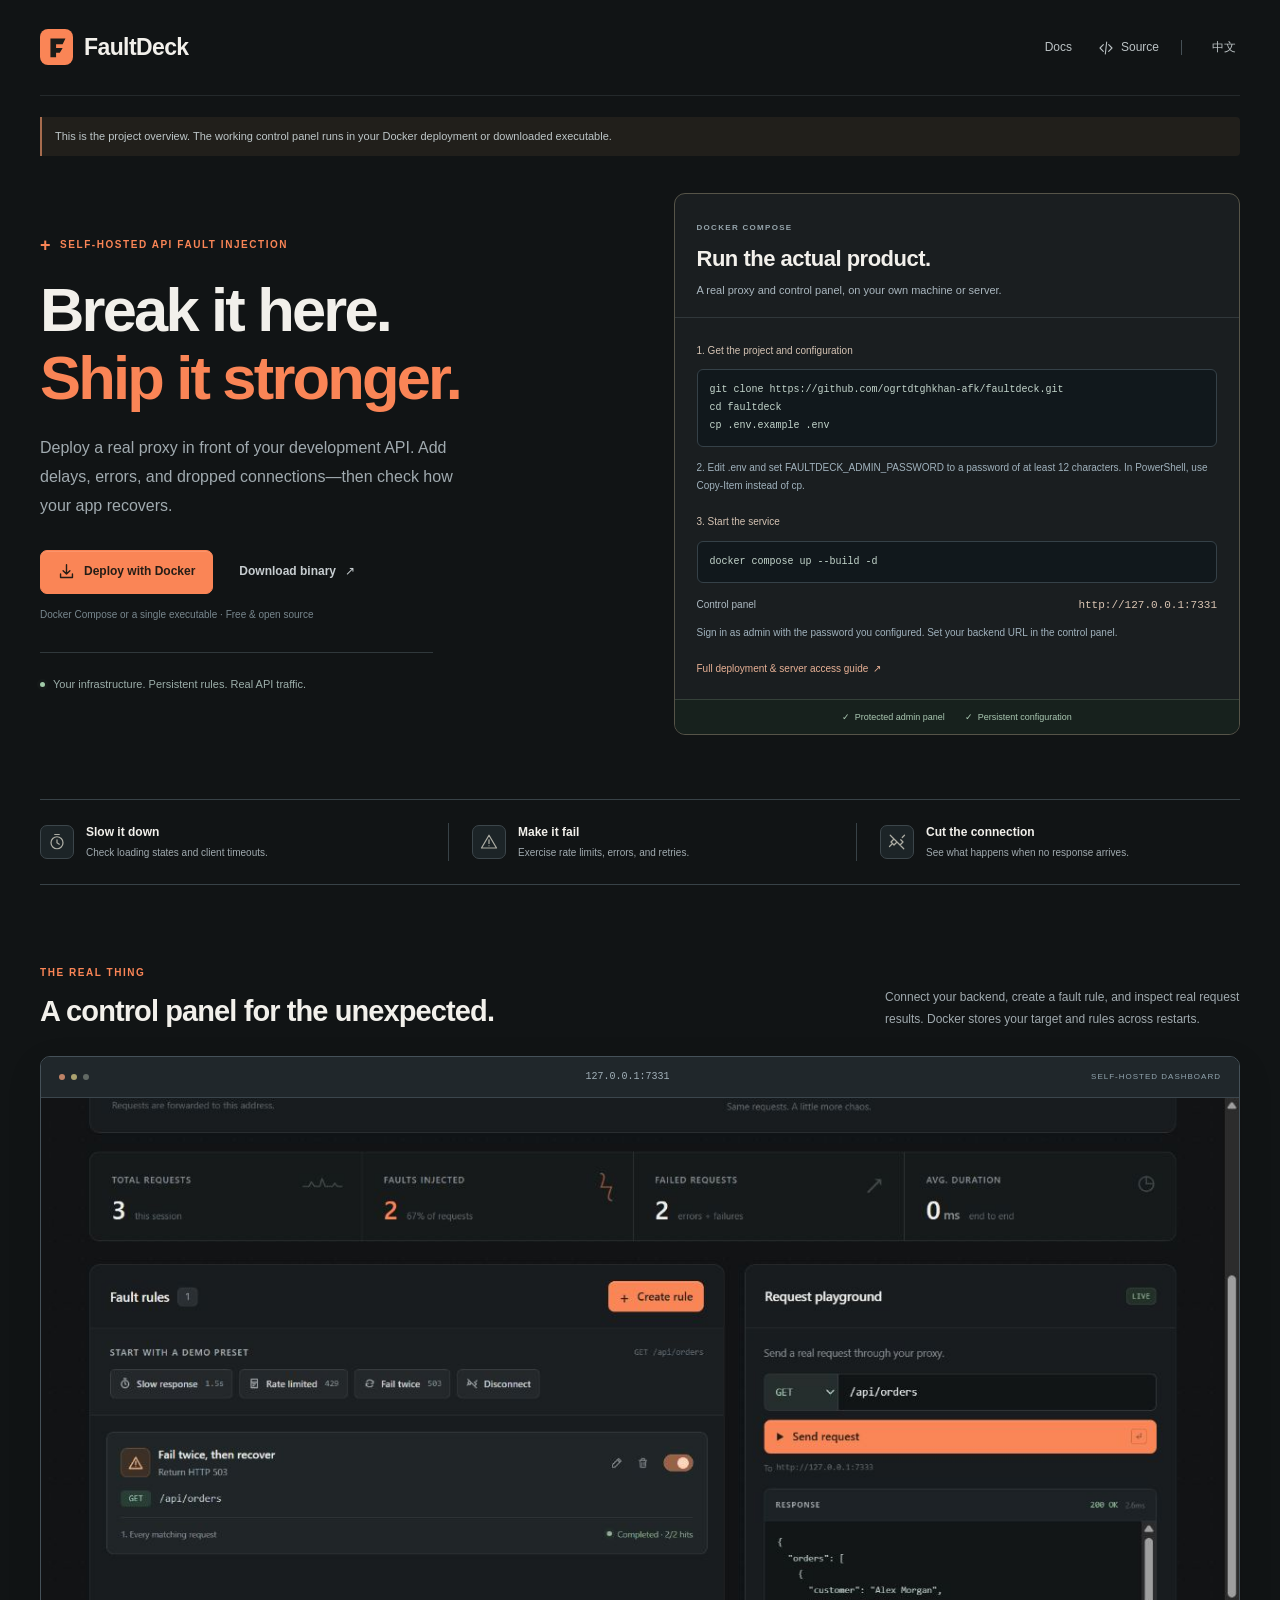
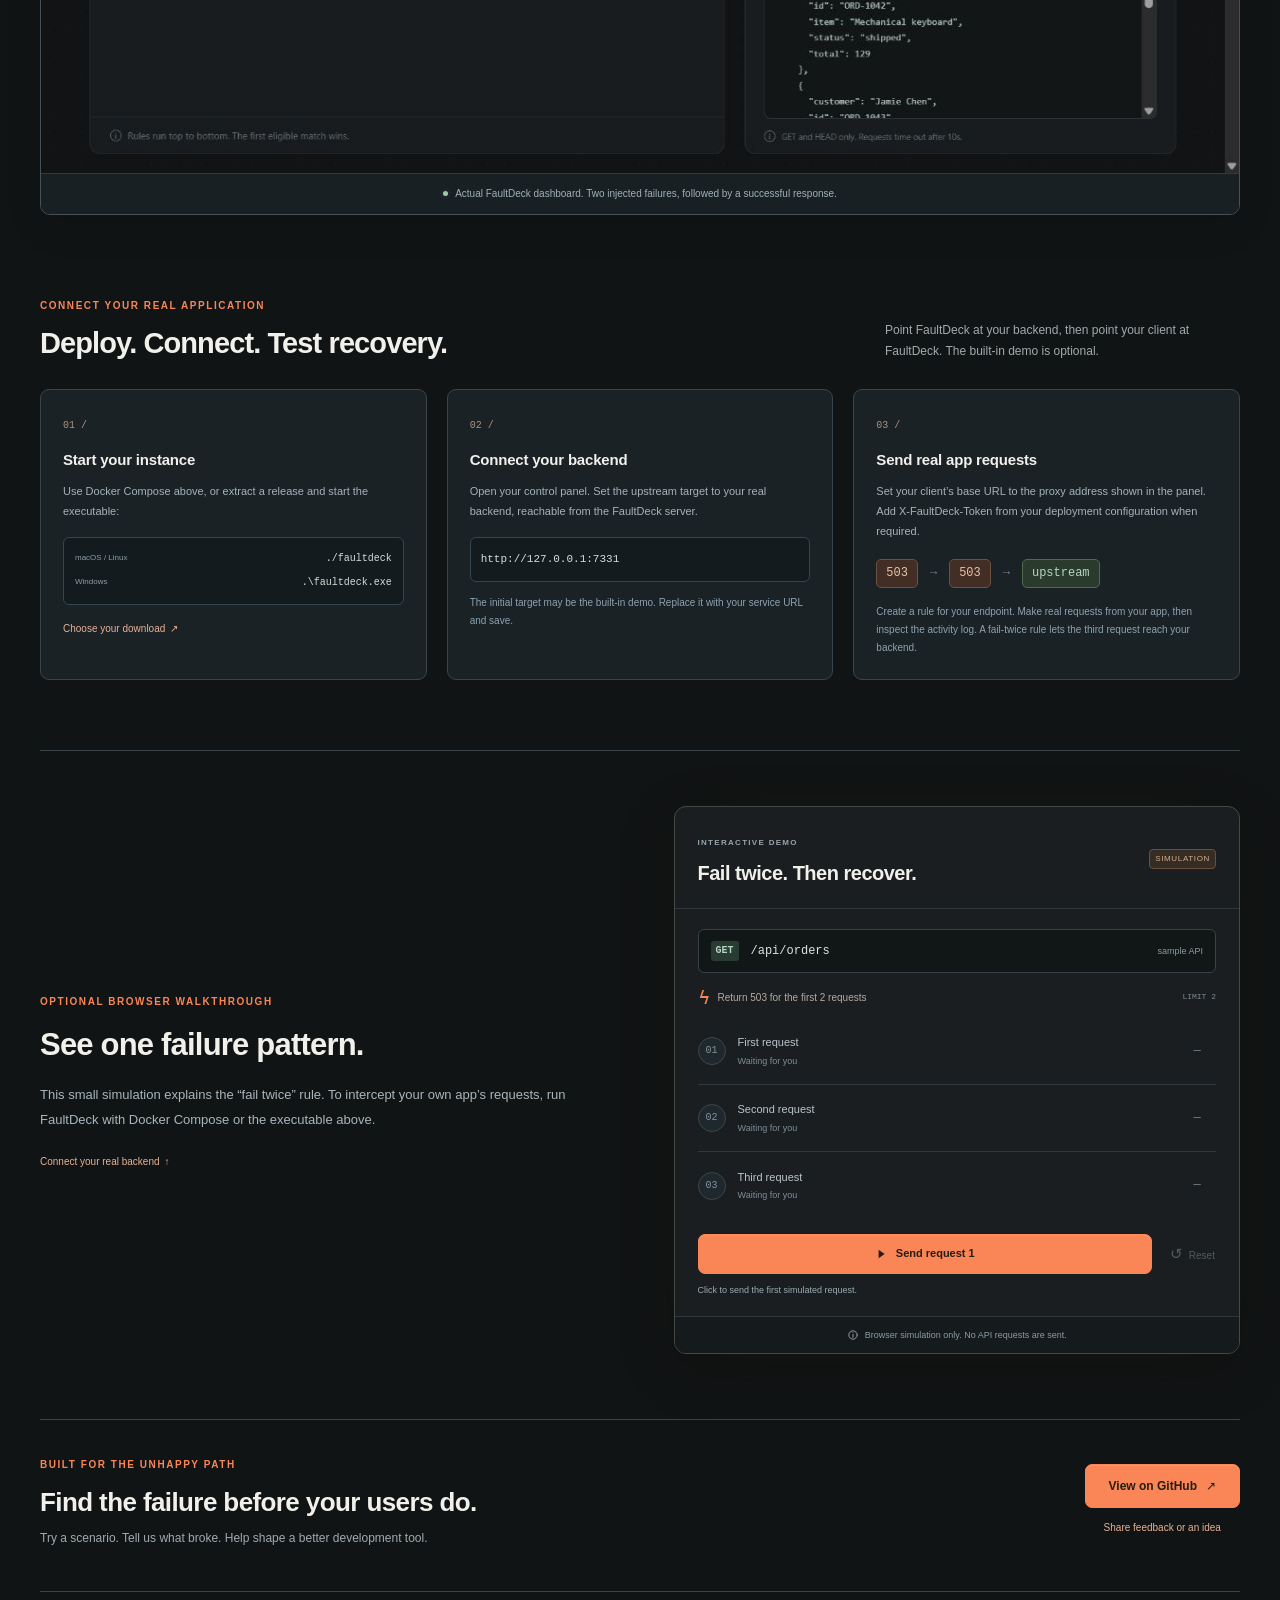
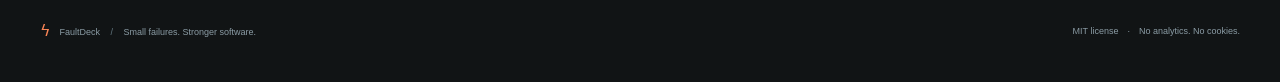
<file: site/index.html>
<!doctype html>
<html lang="en">
  <head>
    <meta charset="utf-8" />
    <meta name="viewport" content="width=device-width, initial-scale=1" />
    <meta name="theme-color" content="#111415" />
    <meta
      name="description"
      content="Deploy FaultDeck with Docker Compose or a single executable. A self-hosted API fault proxy with a protected control panel, persistent rules, and real backend traffic."
    />
    <meta property="og:type" content="website" />
    <meta
      property="og:title"
      content="FaultDeck — Break it here. Ship it stronger."
    />
    <meta
      property="og:description"
      content="Run a real API failure lab on your machine or server. Deploy with Docker Compose, connect your backend, and test recovery with real requests."
    />
    <meta
      property="og:url"
      content="https://ogrtdtghkhan-afk.github.io/faultdeck/"
    />
    <meta
      property="og:image"
      content="https://ogrtdtghkhan-afk.github.io/faultdeck/assets/fail-twice.png"
    />
    <meta
      property="og:image:alt"
      content="FaultDeck dashboard showing two injected failures followed by a successful 200 response."
    />
    <meta property="og:image:width" content="1265" />
    <meta property="og:image:height" content="712" />
    <meta name="twitter:card" content="summary_large_image" />
    <link
      rel="canonical"
      href="https://ogrtdtghkhan-afk.github.io/faultdeck/"
    />
    <link
      rel="icon"
      href="data:image/svg+xml,%3Csvg xmlns='http://www.w3.org/2000/svg' viewBox='0 0 32 32'%3E%3Crect width='32' height='32' rx='8' fill='%23fa8556'/%3E%3Cpath d='M9 7h16l-3 6h-7v4h7l-3 5h-4v5H9z' fill='%23111415'/%3E%3C/svg%3E"
    />
    <link rel="stylesheet" href="./styles.css" />
    <script src="./app.js" defer></script>
    <title>FaultDeck — Break it here. Ship it stronger.</title>
  </head>
  <body>
    <a class="skip-link" href="#main" data-i18n="skip">Skip to content</a>
    <div class="page-shell">
      <header class="site-header">
        <a class="brand" href="./" aria-label="FaultDeck home"
          ><span class="brand-mark" aria-hidden="true"
            ><svg viewBox="0 0 32 32">
              <path d="M9 7h16l-3 6h-7v4h7l-3 5h-4v5H9z" /></svg></span
          >FaultDeck</a
        >
        <nav aria-label="Main navigation">
          <a
            class="nav-link"
            href="https://github.com/ogrtdtghkhan-afk/faultdeck#readme"
            data-i18n="docs"
            >Docs</a
          >
          <a
            class="nav-link source-link"
            href="https://github.com/ogrtdtghkhan-afk/faultdeck"
            ><svg viewBox="0 0 24 24" aria-hidden="true">
              <path d="M8 7 3 12l5 5m8-10 5 5-5 5m-3-14-2 18" /></svg
            ><span data-i18n="source">Source</span></a
          >
          <span class="nav-divider" aria-hidden="true"></span>
          <button
            id="language-toggle"
            class="language-toggle"
            type="button"
            aria-label="Switch to Chinese"
          >
            中文
          </button>
        </nav>
      </header>

      <main id="main">
        <p class="site-purpose" data-i18n="sitePurpose">This is the project overview. The working control panel runs in your Docker deployment or downloaded executable.</p>
        <section class="hero" aria-labelledby="hero-title">
          <div class="hero-copy">
            <span class="eyebrow"
              ><span aria-hidden="true">+</span>
              <span data-i18n="eyebrow">SELF-HOSTED API FAULT INJECTION</span></span
            >
            <h1 id="hero-title">
              <span data-i18n="heroLineOne">Break it here.</span><br /><span
                class="accent"
                data-i18n="heroLineTwo"
                >Ship it stronger.</span
              >
            </h1>
            <p class="hero-description" data-i18n="heroDescription">Deploy a real proxy in front of your development API. Add delays, errors, and dropped connections—then check how your app recovers.</p>
            <div class="hero-actions">
              <a
                class="button button-primary"
                href="https://github.com/ogrtdtghkhan-afk/faultdeck#deploy-with-docker"
                ><svg viewBox="0 0 20 20" aria-hidden="true">
                  <path d="M10 2v11m-4-4 4 4 4-4M3 13v4h14v-4" /></svg
                ><span data-i18n="deployCta">Deploy with Docker</span></a
              ><a class="button button-quiet" href="https://github.com/ogrtdtghkhan-afk/faultdeck/releases/latest"
                ><span data-i18n="binaryCta">Download binary</span
                ><span aria-hidden="true">↗</span></a
              >
            </div>
            <p class="hero-note" data-i18n="heroNote">Docker Compose or a single executable · Free &amp; open source</p>
            <div class="trust-line">
              <span class="green-dot" aria-hidden="true"></span
              ><span data-i18n="trustLine"
                >Your infrastructure. Persistent rules. Real API traffic.</span
              >
            </div>
          </div>

          <section class="deploy-card" aria-labelledby="deploy-title">
            <div class="deploy-card-heading"><span class="small-label">DOCKER COMPOSE</span><h2 id="deploy-title" data-i18n="deployTitle">Run the actual product.</h2><p data-i18n="deployDescription">A real proxy and control panel, on your own machine or server.</p></div>
            <div class="deploy-card-content">
              <span class="deploy-step" data-i18n="deployStepOne">1. Get the project and configuration</span>
              <pre><code>git clone https://github.com/ogrtdtghkhan-afk/faultdeck.git
cd faultdeck
cp .env.example .env</code></pre>
              <p class="deploy-note" data-i18n="deployPassword">2. Edit .env and set FAULTDECK_ADMIN_PASSWORD to a password of at least 12 characters. In PowerShell, use Copy-Item instead of cp.</p>
              <span class="deploy-step" data-i18n="deployStepThree">3. Start the service</span>
              <pre><code>docker compose up --build -d</code></pre>
              <div class="deploy-endpoint"><span data-i18n="controlPanel">Control panel</span><code>http://127.0.0.1:7331</code></div>
              <p class="deploy-note" data-i18n="deployLogin">Sign in as admin with the password you configured. Set your backend URL in the control panel.</p>
              <a class="inline-link" href="https://github.com/ogrtdtghkhan-afk/faultdeck/blob/main/docs/deployment.md" data-deploy-doc><span data-i18n="deploymentGuide">Full deployment &amp; server access guide</span><span aria-hidden="true">↗</span></a>
            </div>
            <div class="deployment-capabilities"><span data-i18n="protectedAdmin">Protected admin panel</span><span data-i18n="persistentRules">Persistent configuration</span></div>
          </section>
        </section>

        <section class="fault-types" aria-label="Supported failures">
          <article>
            <div class="feature-icon" aria-hidden="true">
              <svg viewBox="0 0 24 24">
                <circle cx="12" cy="13" r="8" />
                <path d="M12 9v4l3 2M9 2h6" />
              </svg>
            </div>
            <div>
              <h2 data-i18n="latencyTitle">Slow it down</h2>
              <p data-i18n="latencyDescription">Check loading states and client timeouts.</p>
            </div>
            <span class="feature-code">+1500ms</span>
          </article>
          <article>
            <div class="feature-icon" aria-hidden="true">
              <svg viewBox="0 0 24 24">
                <path d="m12 3 10 17H2L12 3zM12 9v5m0 3h.01" />
              </svg>
            </div>
            <div>
              <h2 data-i18n="errorTitle">Make it fail</h2>
              <p data-i18n="errorDescription">Exercise rate limits, errors, and retries.</p>
            </div>
            <span class="feature-code">429 / 503</span>
          </article>
          <article>
            <div class="feature-icon" aria-hidden="true">
              <svg viewBox="0 0 24 24">
                <path
                  d="m3 3 18 18M8 8l-4 4 4 4 4-4m1 1 3 3 4-4-3-3M5 15l-3 3m17-12 3-3"
                />
              </svg>
            </div>
            <div>
              <h2 data-i18n="disconnectTitle">Cut the connection</h2>
              <p data-i18n="disconnectDescription">See what happens when no response arrives.</p>
            </div>
            <span class="feature-code">×</span>
          </article>
        </section>

        <section class="dashboard-section" aria-labelledby="dashboard-title">
          <div class="section-intro">
            <div>
              <span class="eyebrow" data-i18n="dashboardEyebrow"
                >THE REAL THING</span
              >
              <h2 id="dashboard-title" data-i18n="dashboardTitle">A control panel for the unexpected.</h2>
            </div>
            <p data-i18n="dashboardDescription">Connect your backend, create a fault rule, and inspect real request results. Docker stores your target and rules across restarts.</p>
          </div>
          <figure class="dashboard-figure">
            <div class="window-bar">
              <span class="window-dots" aria-hidden="true"
                ><i></i><i></i><i></i></span
              ><code>127.0.0.1:7331</code
              ><span class="window-badge" data-i18n="localDashboard"
                >SELF-HOSTED DASHBOARD</span
              >
            </div>
            <img
              src="./assets/fail-twice.png"
              width="1265"
              height="712"
              alt="FaultDeck dashboard after two injected 503 failures. The rule has reached its limit and the next request returns 200."
              loading="lazy"
              decoding="async"
              id="dashboard-image"
            />
            <figcaption>
              <span class="green-dot" aria-hidden="true"></span
              ><span data-i18n="screenshotCaption"
                >Actual FaultDeck dashboard. Two injected failures, followed by a successful response.</span
              >
            </figcaption>
          </figure>
        </section>

        <section
          class="quick-start"
          id="quick-start"
          aria-labelledby="quick-start-title"
        >
          <div class="section-intro">
            <div>
              <span class="eyebrow" data-i18n="quickStartEyebrow"
                >CONNECT YOUR REAL APPLICATION</span
              >
              <h2 id="quick-start-title" data-i18n="quickStartTitle">Deploy. Connect. Test recovery.</h2>
            </div>
            <p data-i18n="quickStartDescription">Point FaultDeck at your backend, then point your client at FaultDeck. The built-in demo is optional.</p>
          </div>
          <div class="steps-grid">
            <article class="step">
              <span class="step-number">01 /</span>
              <h3 data-i18n="stepOneTitle">Start your instance</h3>
              <p data-i18n="stepOneDescription">Use Docker Compose above, or extract a release and start the executable:</p>
              <div class="commands">
                <div><span>macOS / Linux</span><code>./faultdeck</code></div>
                <div><span>Windows</span><code>.\faultdeck.exe</code></div>
              </div>
              <a
                href="https://github.com/ogrtdtghkhan-afk/faultdeck/releases/latest"
                class="inline-link"
                ><span data-i18n="chooseDownload">Choose your download</span>
                <span aria-hidden="true">↗</span></a
              >
            </article>
            <article class="step">
              <span class="step-number">02 /</span>
              <h3 data-i18n="stepTwoTitle">Connect your backend</h3>
              <p data-i18n="stepTwoDescription">Open your control panel. Set the upstream target to your real backend, reachable from the FaultDeck server.</p>
              <code class="address-code">http://127.0.0.1:7331</code>
              <p class="step-aside" data-i18n="stepTwoAside">The initial target may be the built-in demo. Replace it with your service URL and save.</p>
            </article>
            <article class="step">
              <span class="step-number">03 /</span>
              <h3 data-i18n="stepThreeTitle">Send real app requests</h3>
              <p data-i18n="stepThreeDescription">Set your client’s base URL to the proxy address shown in the panel. Add X-FaultDeck-Token from your deployment configuration when required.</p>
              <div
                class="result-sequence"
                aria-label="Fail-twice rule: 503, 503, then the upstream response"
              >
                <span>503</span><i aria-hidden="true">→</i><span>503</span
                ><i aria-hidden="true">→</i><span class="success" data-i18n="upstreamResponse">upstream</span>
              </div>
              <p class="step-aside" data-i18n="stepThreeAside">Create a rule for your endpoint. Make real requests from your app, then inspect the activity log. A fail-twice rule lets the third request reach your backend.</p>
            </article>
          </div>
        </section>

        <section class="simulation-section" aria-labelledby="simulation-section-title">
          <div class="simulation-explanation"><span class="eyebrow" data-i18n="simulationEyebrow">OPTIONAL BROWSER WALKTHROUGH</span><h2 id="simulation-section-title" data-i18n="simulationTitle">See one failure pattern.</h2><p data-i18n="simulationIntro">This small simulation explains the “fail twice” rule. To intercept your own app’s requests, run FaultDeck with Docker Compose or the executable above.</p><a class="inline-link" href="#quick-start"><span data-i18n="backToSetup">Connect your real backend</span><span aria-hidden="true">↑</span></a></div>
          <section class="demo-card" aria-labelledby="demo-title">
            <div class="demo-heading">
              <div>
                <span class="small-label" data-i18n="interactiveDemo"
                  >INTERACTIVE DEMO</span
                >
                <h2 id="demo-title" data-i18n="demoTitle">Fail twice. Then recover.</h2>
              </div>
              <span class="simulation-label" data-i18n="simulation"
                >SIMULATION</span
              >
            </div>
            <div class="demo-content">
              <div class="request-bar">
                <span class="method">GET</span><code>/api/orders</code
                ><span class="request-target" data-i18n="sampleApi"
                  >sample API</span
                >
              </div>
              <div class="scenario-line">
                <span class="scenario-icon" aria-hidden="true">ϟ</span
                ><span data-i18n="scenarioRule"
                  >Return 503 for the first 2 requests</span
                ><span class="rule-limit">LIMIT 2</span>
              </div>
              <ol class="request-trace" aria-label="Simulated request results">
                <li class="trace-row" data-step="1">
                  <span class="trace-number">01</span
                  ><span class="trace-copy"
                    ><strong data-i18n="requestOne">First request</strong
                    ><span class="trace-detail" data-i18n="waiting"
                      >Waiting for you</span
                    ></span
                  ><span class="trace-status">—</span>
                </li>
                <li class="trace-row" data-step="2">
                  <span class="trace-number">02</span
                  ><span class="trace-copy"
                    ><strong data-i18n="requestTwo">Second request</strong
                    ><span class="trace-detail" data-i18n="waiting"
                      >Waiting for you</span
                    ></span
                  ><span class="trace-status">—</span>
                </li>
                <li class="trace-row" data-step="3">
                  <span class="trace-number">03</span
                  ><span class="trace-copy"
                    ><strong data-i18n="requestThree">Third request</strong
                    ><span class="trace-detail" data-i18n="waiting"
                      >Waiting for you</span
                    ></span
                  ><span class="trace-status">—</span>
                </li>
              </ol>
              <div class="demo-controls">
                <button
                  id="send-request"
                  class="button button-primary"
                  type="button"
                >
                  <svg viewBox="0 0 20 20" aria-hidden="true">
                    <path d="m6 3 10 7-10 7z" /></svg
                  ><span id="send-label">Send request 1</span></button
                ><button
                  id="reset-demo"
                  class="reset-button"
                  type="button"
                  disabled
                >
                  <span aria-hidden="true">↺</span>
                  <span data-i18n="reset">Reset</span>
                </button>
              </div>
              <p
                class="demo-progress"
                id="demo-progress"
                aria-live="polite"
                aria-atomic="true"
              >
                Click to send the first simulated request.
              </p>
            </div>
            <p class="demo-disclaimer">
              <svg viewBox="0 0 20 20" aria-hidden="true">
                <circle cx="10" cy="10" r="7" />
                <path d="M10 9v5m0-8h.01" /></svg
              ><span data-i18n="simulationNote"
                >Browser simulation only. No API requests are sent.</span
              >
            </p>
            <noscript
              ><p class="noscript-note">
                Enable JavaScript to try the simulation. Expected responses:
                503, 503, 200. Download FaultDeck to test real requests.
              </p></noscript
            >
          </section>
        </section>

        <section class="closing-section" aria-labelledby="closing-title">
          <div>
            <span class="eyebrow" data-i18n="closingEyebrow"
              >BUILT FOR THE UNHAPPY PATH</span
            >
            <h2 id="closing-title" data-i18n="closingTitle">Find the failure before your users do.</h2>
            <p data-i18n="closingDescription">Try a scenario. Tell us what broke. Help shape a better development tool.</p>
          </div>
          <div class="closing-actions">
            <a
              class="button button-primary"
              href="https://github.com/ogrtdtghkhan-afk/faultdeck"
              ><span data-i18n="viewGitHub">View on GitHub</span
              ><span aria-hidden="true">↗</span></a
            ><a
              class="inline-link"
              href="https://github.com/ogrtdtghkhan-afk/faultdeck/issues"
              data-i18n="feedback"
              >Share feedback or an idea</a
            >
          </div>
        </section>
      </main>

      <footer class="site-footer">
        <span
          ><span class="footer-mark" aria-hidden="true">ϟ</span> FaultDeck
          <span class="footer-divider">/</span>
          <span data-i18n="footerTagline"
            >Small failures. Stronger software.</span
          ></span
        >
        <div>
          <a
            href="https://github.com/ogrtdtghkhan-afk/faultdeck/blob/main/LICENSE"
            data-i18n="license"
            >MIT license</a
          ><span aria-hidden="true">·</span
          ><span data-i18n="privacy">No analytics. No cookies.</span>
        </div>
      </footer>
    </div>
  </body>
</html>
</file>
<file: site/styles.css>
:root {
  color-scheme: dark;
  --background: #111415;
  --panel: #1a1e20;
  --line: #30373a;
  --text: #f2f0eb;
  --muted: #a0aaaf;
  --quiet: #78878e;
  --orange: #fa8556;
  --green: #a1caa8;
  --mono: "SFMono-Regular", Consolas, "Liberation Mono", monospace;
  font-family:
    Inter,
    ui-sans-serif,
    -apple-system,
    BlinkMacSystemFont,
    "Segoe UI",
    sans-serif;
  font-synthesis: none;
}
* {
  box-sizing: border-box;
}
html {
  scroll-behavior: smooth;
  scroll-padding-top: 24px;
}
body {
  margin: 0;
  background: var(--background);
  color: var(--text);
  font-size: 14px;
  line-height: 1.6;
}
body::before {
  content: "";
  position: absolute;
  top: 0;
  left: 0;
  width: 100%;
  height: 900px;
  background-image: radial-gradient(#60727c27 0.65px, transparent 0.65px);
  background-size: 20px 20px;
  pointer-events: none;
  z-index: -1;
  mask-image: linear-gradient(#000, transparent);
}
a {
  color: inherit;
  text-decoration: none;
}
button {
  color: inherit;
  font: inherit;
  cursor: pointer;
}
button,
a {
  -webkit-tap-highlight-color: transparent;
}
button:disabled {
  cursor: default;
}
button:focus-visible,
a:focus-visible {
  outline: 2px solid var(--orange);
  outline-offset: 5px;
}
svg {
  width: 20px;
  height: 20px;
  fill: none;
  stroke: currentColor;
  stroke-width: 1.65;
  stroke-linejoin: round;
  stroke-linecap: round;
  flex-shrink: 0;
}
code {
  font-family: var(--mono);
}
h1,
h2,
h3,
p {
  margin: 0;
}
.page-shell {
  width: min(1220px, calc(100% - 80px));
  margin: 0 auto;
}
.skip-link {
  position: fixed;
  left: 16px;
  top: -80px;
  padding: 9px 14px;
  border-radius: 5px;
  background: var(--orange);
  color: var(--background);
  z-index: 5;
}
.skip-link:focus {
  top: 14px;
}
.site-header {
  height: 96px;
  display: flex;
  align-items: center;
  justify-content: space-between;
  border-bottom: 1px solid #30373a9c;
}
.brand {
  display: inline-flex;
  gap: 11px;
  align-items: center;
  font-size: 23px;
  font-weight: 700;
  letter-spacing: -0.6px;
}
.brand-mark {
  width: 33px;
  height: 36px;
  background: var(--orange);
  border-radius: 8px;
  display: grid;
  place-items: center;
}
.brand-mark svg {
  width: 30px;
  height: 30px;
  fill: #1a1c19;
  stroke: none;
}
.site-header nav {
  display: flex;
  align-items: center;
  gap: 26px;
}
.nav-link {
  font-size: 12px;
  color: #bbc2c4;
  transition: color 0.15s;
}
.nav-link:hover,
.site-footer a:hover {
  color: var(--orange);
}
.source-link {
  display: inline-flex;
  align-items: center;
  gap: 7px;
}
.source-link svg {
  width: 16px;
  height: 16px;
}
.nav-divider {
  height: 15px;
  border-left: 1px solid #465056;
  margin-left: -4px;
}
.language-toggle {
  border: 0;
  background: transparent;
  padding: 5px 0;
  font-size: 12px;
  color: #bbc2c4;
  min-width: 32px;
}
.language-toggle:hover {
  color: var(--orange);
}
.hero {
  padding: 76px 0 64px;
  display: grid;
  grid-template-columns: 1fr 1fr;
  gap: 67px;
  align-items: center;
}
.eyebrow {
  display: inline-flex;
  align-items: center;
  gap: 8px;
  color: var(--orange);
  font-size: 10px;
  font-weight: 600;
  letter-spacing: 1.55px;
  line-height: 1.6;
}
.hero .eyebrow > span:first-child {
  font-size: 18px;
  line-height: 1;
}
h1 {
  font-size: clamp(43px, 4.8vw, 64px);
  font-weight: 620;
  letter-spacing: -2.8px;
  line-height: 1.1;
  margin: 19px 0 23px;
}
.accent {
  color: var(--orange);
}
.hero-description {
  font-size: 16px;
  line-height: 1.8;
  color: var(--muted);
  max-width: 435px;
}
.hero-actions {
  display: flex;
  flex-wrap: wrap;
  align-items: center;
  gap: 13px;
  margin-top: 29px;
}
.button {
  display: inline-flex;
  align-items: center;
  justify-content: center;
  gap: 9px;
  padding: 11px 17px;
  border: 1px solid transparent;
  border-radius: 7px;
  font-size: 12px;
  font-weight: 650;
  line-height: 1.6;
  transition:
    background 0.16s,
    border-color 0.16s,
    color 0.16s;
  min-height: 44px;
}
.button svg {
  width: 17px;
  height: 17px;
}
.button-primary {
  background: var(--orange);
  color: #251d16;
  border-color: var(--orange);
  box-shadow: inset 0 1px 0 #ffffff20;
}
.button-primary:hover:not(:disabled) {
  background: #ff9a72;
  border-color: #ff9a72;
}
.button-quiet {
  color: #c7cdd0;
  background: transparent;
  padding-left: 12px;
  padding-right: 12px;
}
.button-quiet:hover {
  background: #242b2e;
}
.hero-note {
  font-size: 10px;
  color: var(--quiet);
  margin-top: 13px;
}
.trust-line {
  border-top: 1px solid #30383b;
  display: flex;
  align-items: center;
  gap: 8px;
  padding-top: 23px;
  margin-top: 29px;
  max-width: 393px;
  color: #9caeaa;
  font-size: 11px;
}
.green-dot {
  display: inline-block;
  width: 5px;
  height: 5px;
  background: var(--green);
  border-radius: 50%;
  flex-shrink: 0;
  box-shadow: 0 0 0 3px #9ec6a208;
}
.demo-card {
  background: var(--panel);
  border: 1px solid #454943;
  border-radius: 12px;
  box-shadow:
    0 15px 60px #00000025,
    0 0 90px #fa855607;
  overflow: hidden;
}
.demo-heading {
  display: flex;
  align-items: center;
  justify-content: space-between;
  padding: 22px 23px 19px;
  gap: 12px;
  border-bottom: 1px solid var(--line);
}
.small-label {
  font-size: 8px;
  font-weight: 600;
  letter-spacing: 1.3px;
  color: #96a5ac;
}
.demo-heading h2 {
  font-size: 20px;
  font-weight: 600;
  letter-spacing: -0.5px;
  margin-top: 6px;
}
.simulation-label {
  color: #d5ac8d;
  background: #352c24;
  border: 1px solid #68503d;
  border-radius: 4px;
  padding: 3px 5px;
  font-size: 8px;
  letter-spacing: 0.65px;
}
.demo-content {
  padding: 20px 23px 0;
}
.request-bar {
  display: flex;
  align-items: center;
  gap: 12px;
  background: #111617;
  border: 1px solid #374247;
  border-radius: 6px;
  padding: 11px 12px;
}
.method {
  font-family: var(--mono);
  font-size: 10px;
  font-weight: 600;
  color: #b0d3bc;
  background: #293c33;
  border-radius: 3px;
  padding: 2px 5px;
}
.request-bar code {
  font-size: 12px;
  color: #dbe3e5;
}
.request-target {
  font-size: 9px;
  color: #889ba3;
  margin-left: auto;
  white-space: nowrap;
}
.scenario-line {
  display: flex;
  align-items: center;
  gap: 7px;
  font-size: 10px;
  color: #b5aaa0;
  margin: 15px 0 11px;
}
.scenario-icon {
  font-size: 19px;
  line-height: 1;
  color: var(--orange);
}
.rule-limit {
  font-family: var(--mono);
  font-size: 8px;
  color: #7c8b93;
  margin-left: auto;
  white-space: nowrap;
}
.request-trace {
  list-style: none;
  margin: 0;
  padding: 0;
}
.trace-row {
  display: flex;
  align-items: center;
  gap: 12px;
  padding: 12px 0;
  border-bottom: 1px solid #2f393e;
  min-height: 67px;
}
.trace-row:last-child {
  border-bottom: 0;
}
.trace-number {
  display: grid;
  place-items: center;
  font-family: var(--mono);
  font-size: 10px;
  height: 28px;
  width: 28px;
  border: 1px solid #3c474d;
  border-radius: 50%;
  color: #80939e;
  background: #1e282d;
  flex-shrink: 0;
}
.trace-copy {
  display: flex;
  flex-direction: column;
  gap: 2px;
}
.trace-copy strong {
  font-size: 11px;
  font-weight: 500;
  color: #b9c4c9;
}
.trace-detail {
  font-size: 9px;
  color: #7b8e98;
}
.trace-status {
  margin-left: auto;
  font-family: var(--mono);
  font-size: 12px;
  color: #6e8089;
  min-width: 38px;
  text-align: center;
  padding: 3px 7px;
  border-radius: 4px;
}
.trace-row.failed .trace-status {
  color: #f5bda1;
  background: #442e24;
  border: 1px solid #77513d;
}
.trace-row.failed .trace-number {
  color: #edb193;
  border-color: #725746;
  background: #392b23;
}
.trace-row.failed .trace-detail {
  color: #c29b87;
}
.trace-row.recovered .trace-status {
  color: #b2dab8;
  background: #293b2e;
  border: 1px solid #506b52;
}
.trace-row.recovered .trace-number {
  color: #b4d5b8;
  border-color: #526c59;
  background: #29392e;
}
.trace-row.recovered .trace-detail {
  color: #a4c6a9;
}
.trace-row.just-completed {
  animation: reveal-result 0.35s ease-out;
}
.demo-controls {
  display: flex;
  align-items: center;
  gap: 17px;
  margin-top: 15px;
}
.demo-controls .button {
  flex: 1;
  min-height: 40px;
  padding: 9px 10px;
  font-size: 11px;
}
.demo-controls .button svg {
  fill: currentColor;
  stroke: none;
  width: 12px;
  height: 12px;
}
.demo-controls .button:disabled {
  background: #263b2b;
  color: #b0d0b5;
  border-color: #506654;
}
.reset-button {
  background: transparent;
  border: 0;
  padding: 5px 0;
  font-size: 10px;
  color: #a5b2b8;
  min-width: 47px;
}
.reset-button:hover:not(:disabled) {
  color: var(--orange);
}
.reset-button:disabled {
  opacity: 0.4;
}
.reset-button > span:first-child {
  margin-right: 3px;
  font-size: 15px;
}
.demo-progress {
  font-size: 9px;
  line-height: 1.7;
  color: #9aacb5;
  min-height: 42px;
  padding: 9px 0 8px;
}
.demo-disclaimer {
  display: flex;
  align-items: center;
  justify-content: center;
  gap: 6px;
  padding: 11px 15px;
  background: #151a1d;
  border-top: 1px solid var(--line);
  color: #899ba5;
  font-size: 9px;
}
.demo-disclaimer svg {
  width: 12px;
  height: 12px;
}
.noscript-note {
  padding: 12px;
  font-size: 12px;
  color: var(--orange);
}
.fault-types {
  display: grid;
  grid-template-columns: repeat(3, 1fr);
  border-top: 1px solid #384247;
  border-bottom: 1px solid #384247;
  padding: 23px 0;
  gap: 24px;
}
.fault-types article {
  display: flex;
  align-items: center;
  gap: 12px;
  position: relative;
}
.fault-types article + article {
  padding-left: 23px;
  border-left: 1px solid #384247;
}
.feature-icon {
  color: #adada4;
  width: 34px;
  height: 34px;
  display: grid;
  place-items: center;
  border: 1px solid #3c464b;
  border-radius: 7px;
  background: #1c2427;
  flex-shrink: 0;
}
.feature-icon svg {
  width: 18px;
  height: 18px;
}
.fault-types h2 {
  font-size: 12px;
  font-weight: 600;
}
.fault-types p {
  font-size: 10px;
  color: var(--muted);
  margin-top: 3px;
  max-width: 220px;
}
.feature-code {
  display: none;
  color: #8faaa0;
  font-family: var(--mono);
  font-size: 10px;
  margin-left: auto;
}
.dashboard-section {
  padding: 75px 0 0;
}
.section-intro {
  display: flex;
  justify-content: space-between;
  align-items: flex-end;
  gap: 35px;
  margin-bottom: 26px;
}
.section-intro h2 {
  font-size: 29px;
  font-weight: 550;
  letter-spacing: -0.9px;
  margin-top: 10px;
  line-height: 1.3;
}
.section-intro p {
  color: var(--muted);
  font-size: 12px;
  line-height: 1.8;
  max-width: 355px;
}
.dashboard-figure {
  margin: 0;
  border: 1px solid #455159;
  border-radius: 10px;
  overflow: hidden;
  box-shadow: 0 12px 36px #0000001c;
  background: #121718;
}
.window-bar {
  display: flex;
  align-items: center;
  justify-content: space-between;
  background: #20272b;
  padding: 12px 18px;
  border-bottom: 1px solid #3b464d;
}
.window-dots {
  display: flex;
  gap: 6px;
}
.window-dots i {
  display: inline-block;
  height: 6px;
  width: 6px;
  border-radius: 50%;
  background: #616964;
}
.window-dots i:first-child {
  background: #be8266;
}
.window-dots i:nth-child(2) {
  background: #aaa16f;
}
.window-bar code {
  font-size: 10px;
  color: #a1b0b8;
  margin-left: 75px;
}
.window-badge {
  font-size: 8px;
  letter-spacing: 1px;
  color: #91a4ae;
}
.dashboard-figure img {
  display: block;
  width: 100%;
  height: auto;
}
.dashboard-figure figcaption {
  display: flex;
  align-items: center;
  justify-content: center;
  gap: 7px;
  border-top: 1px solid #303a40;
  color: #a1b0b7;
  font-size: 10px;
  padding: 12px 18px;
  background: #192024;
}
.quick-start {
  padding: 78px 0 70px;
}
.steps-grid {
  display: grid;
  grid-template-columns: repeat(3, 1fr);
  gap: 20px;
}
.step {
  border: 1px solid #3a454b;
  border-radius: 9px;
  background: #1a2226;
  padding: 22px;
}
.step-number {
  color: #b08f7c;
  font-size: 10px;
  font-family: var(--mono);
}
.step h3 {
  font-size: 15px;
  font-weight: 550;
  margin: 14px 0 10px;
  letter-spacing: -0.2px;
}
.step p {
  color: #a6b2b9;
  font-size: 11px;
  line-height: 1.8;
}
.commands {
  border: 1px solid #35464f;
  border-radius: 6px;
  background: #131b1e;
  padding: 9px 11px;
  margin: 15px 0 11px;
}
.commands div {
  display: flex;
  align-items: center;
  justify-content: space-between;
  gap: 10px;
  padding: 4px 0;
}
.commands span {
  font-size: 8px;
  color: #8b9ea8;
}
.commands code {
  font-size: 10px;
  color: #d4ddd8;
}
.inline-link {
  color: #e8b195;
  font-size: 10px;
  display: inline-flex;
  align-items: center;
  gap: 5px;
}
.inline-link:hover {
  color: #ffd2bd;
  text-decoration: underline;
  text-underline-offset: 3px;
}
.address-code {
  display: block;
  background: #131b1e;
  border: 1px solid #35464f;
  border-radius: 6px;
  font-size: 11px;
  padding: 13px 10px;
  color: #d5ded9;
  margin: 15px 0 12px;
  white-space: nowrap;
}
.step .step-aside {
  font-size: 10px;
  color: #8da2af;
}
.result-sequence {
  display: flex;
  align-items: center;
  gap: 12px;
  margin: 17px 0 15px;
  font-family: var(--mono);
}
.result-sequence span {
  background: #422e25;
  color: #eac0a7;
  border: 1px solid #6d5140;
  border-radius: 5px;
  padding: 4px 9px;
  font-size: 12px;
}
.result-sequence i {
  color: #758c99;
  font-style: normal;
  font-size: 12px;
}
.result-sequence .success {
  color: #b5d7bc;
  background: #2a3b2e;
  border-color: #4e6b52;
}
.closing-section {
  display: flex;
  justify-content: space-between;
  align-items: center;
  gap: 40px;
  padding: 32px 0 43px;
  border-top: 1px solid #39444a;
  border-bottom: 1px solid #39444a;
}
.closing-section h2 {
  font-size: 26px;
  font-weight: 550;
  letter-spacing: -0.6px;
  margin: 9px 0 9px;
  line-height: 1.4;
}
.closing-section p {
  font-size: 12px;
  color: var(--muted);
}
.closing-actions {
  display: flex;
  flex-direction: column;
  align-items: center;
  gap: 12px;
  flex-shrink: 0;
}
.closing-actions .button {
  padding: 10px 23px;
}
.site-footer {
  display: flex;
  align-items: center;
  justify-content: space-between;
  gap: 20px;
  padding: 26px 0 34px;
  font-size: 9px;
  color: #8b9ca5;
}
.site-footer > div {
  display: flex;
  gap: 9px;
}
.footer-mark {
  color: var(--orange);
  font-size: 16px;
  margin-right: 6px;
  vertical-align: -1px;
}
.footer-divider {
  color: #657982;
  margin: 0 8px;
}
html[lang="zh-CN"] h1 {
  letter-spacing: -1px;
  font-size: clamp(42px, 4.6vw, 60px);
  line-height: 1.3;
}
html[lang="zh-CN"] .hero-description {
  line-height: 1.9;
}
html[lang="zh-CN"] .eyebrow {
  letter-spacing: 1.4px;
}
@keyframes reveal-result {
  from {
    opacity: 0.55;
    transform: translateX(-3px);
  }
  to {
    opacity: 1;
    transform: translateX(0);
  }
}
@media (min-width: 1400px) {
  .hero {
    gap: 85px;
  }
  .feature-code {
    display: inline;
  }
  .fault-types p {
    max-width: 185px;
  }
}
@media (max-width: 1080px) {
  .page-shell {
    width: calc(100% - 60px);
  }
  .hero {
    gap: 35px;
    padding-top: 55px;
    padding-bottom: 50px;
  }
  h1 {
    font-size: 47px;
    letter-spacing: -2px;
  }
  .hero-description {
    font-size: 14px;
  }
  .hero-actions {
    gap: 7px;
  }
  .hero-actions .button {
    font-size: 11px;
    padding: 10px 13px;
  }
  .demo-heading,
  .demo-content {
    padding-left: 18px;
    padding-right: 18px;
  }
  .demo-heading h2 {
    font-size: 18px;
  }
  .simulation-label {
    font-size: 7px;
    letter-spacing: 0.4px;
  }
  .scenario-line {
    font-size: 9px;
  }
  .rule-limit {
    font-size: 7px;
  }
  .section-intro h2 {
    font-size: 25px;
  }
  .section-intro p {
    max-width: 305px;
    font-size: 11px;
  }
  .step {
    padding: 18px;
  }
  .steps-grid {
    gap: 14px;
  }
  .step h3 {
    font-size: 13px;
  }
  .address-code {
    font-size: 9px;
  }
  .commands code {
    font-size: 9px;
  }
  .commands span {
    font-size: 7px;
  }
  .result-sequence {
    gap: 8px;
  }
  .result-sequence span {
    padding: 4px 7px;
  }
  .fault-types {
    gap: 16px;
  }
  .fault-types article + article {
    padding-left: 16px;
  }
  .fault-types article {
    gap: 9px;
  }
  .fault-types p {
    font-size: 9px;
  }
}
@media (max-width: 800px) {
  .page-shell {
    width: min(620px, calc(100% - 44px));
  }
  .site-header {
    height: 78px;
  }
  .hero {
    grid-template-columns: 1fr;
    padding-top: 43px;
    gap: 35px;
  }
  .hero-copy {
    text-align: center;
  }
  .hero-description {
    max-width: 460px;
    margin: 0 auto;
    font-size: 15px;
  }
  h1 {
    font-size: 57px;
    margin: 18px 0;
  }
  .hero-actions {
    justify-content: center;
    margin-top: 24px;
  }
  .hero-actions .button {
    font-size: 12px;
    padding: 11px 17px;
  }
  .hero-note {
    margin-top: 12px;
  }
  .trust-line {
    justify-content: center;
    margin: 21px auto 0;
    padding-top: 19px;
    max-width: 420px;
  }
  .demo-card {
    width: min(500px, 100%);
    margin: 0 auto;
  }
  .demo-heading,
  .demo-content {
    padding-left: 23px;
    padding-right: 23px;
  }
  .demo-heading h2 {
    font-size: 20px;
  }
  .simulation-label {
    font-size: 8px;
  }
  .scenario-line {
    font-size: 10px;
  }
  .rule-limit {
    font-size: 8px;
  }
  .fault-types {
    grid-template-columns: 1fr;
    gap: 0;
    padding: 6px 0;
  }
  .fault-types article {
    padding: 16px 0;
    gap: 13px;
  }
  .fault-types article + article {
    padding: 16px 0;
    border-left: 0;
    border-top: 1px solid #2d3b42;
  }
  .fault-types p {
    font-size: 11px;
    max-width: none;
  }
  .feature-code {
    display: inline;
  }
  .section-intro {
    flex-direction: column;
    align-items: flex-start;
    gap: 12px;
    margin-bottom: 22px;
  }
  .section-intro h2 {
    font-size: 28px;
  }
  .section-intro p {
    max-width: 460px;
    font-size: 12px;
  }
  .dashboard-section {
    padding-top: 48px;
  }
  .quick-start {
    padding-top: 48px;
    padding-bottom: 44px;
  }
  .steps-grid {
    grid-template-columns: 1fr;
    gap: 13px;
  }
  .step {
    padding: 22px;
  }
  .step h3 {
    font-size: 16px;
    margin-top: 8px;
  }
  .step p {
    font-size: 12px;
  }
  .step .step-aside {
    font-size: 11px;
  }
  .commands span {
    font-size: 10px;
  }
  .commands code {
    font-size: 12px;
  }
  .address-code {
    font-size: 12px;
  }
  .inline-link {
    font-size: 11px;
  }
  .commands {
    max-width: 390px;
  }
  .address-code {
    max-width: 390px;
  }
  .closing-section {
    flex-direction: column;
    align-items: flex-start;
    gap: 25px;
    padding-top: 32px;
    padding-bottom: 34px;
  }
  .closing-section h2 {
    font-size: 26px;
  }
  .closing-actions {
    flex-direction: row;
    gap: 21px;
  }
  .site-footer {
    flex-direction: column;
    align-items: flex-start;
    gap: 8px;
    padding-top: 22px;
  }
  html[lang="zh-CN"] h1 {
    font-size: 52px;
  }
}
@media (max-width: 440px) {
  .page-shell {
    width: calc(100% - 34px);
  }
  .site-header nav {
    gap: 15px;
  }
  .brand {
    font-size: 20px;
    gap: 8px;
  }
  .brand-mark {
    width: 28px;
    height: 31px;
  }
  .brand-mark svg {
    height: 27px;
    width: 27px;
  }
  .nav-link,
  .language-toggle {
    font-size: 10px;
  }
  .source-link {
    gap: 4px;
  }
  .source-link svg {
    width: 13px;
    height: 13px;
  }
  .nav-divider {
    margin-left: -1px;
  }
  .hero {
    padding-top: 31px;
    padding-bottom: 32px;
    gap: 28px;
  }
  h1 {
    font-size: 45px;
    letter-spacing: -1.9px;
  }
  .eyebrow {
    font-size: 8px;
  }
  .hero-description {
    font-size: 12px;
    max-width: 320px;
  }
  .hero-actions {
    gap: 3px;
    margin-top: 22px;
  }
  .hero-actions .button {
    font-size: 11px;
    padding: 10px 12px;
  }
  .hero-note {
    font-size: 9px;
  }
  .trust-line {
    font-size: 9px;
    padding-top: 16px;
    margin-top: 18px;
  }
  .demo-heading {
    padding: 18px 16px 15px;
  }
  .demo-heading h2 {
    font-size: 17px;
  }
  .small-label {
    font-size: 7px;
  }
  .simulation-label {
    font-size: 7px;
    padding: 2px 4px;
  }
  .demo-content {
    padding: 16px 16px 0;
  }
  .request-bar {
    gap: 9px;
    padding: 10px;
  }
  .request-bar code {
    font-size: 11px;
  }
  .request-target {
    font-size: 8px;
  }
  .scenario-line {
    font-size: 9px;
    gap: 5px;
  }
  .rule-limit {
    font-size: 7px;
  }
  .trace-row {
    min-height: 65px;
  }
  .trace-copy strong {
    font-size: 10px;
  }
  .demo-progress {
    font-size: 8px;
    min-height: 40px;
  }
  .demo-disclaimer {
    font-size: 8px;
    padding: 10px 8px;
    gap: 4px;
  }
  .fault-types p {
    font-size: 9px;
  }
  .fault-types h2 {
    font-size: 11px;
  }
  .feature-code {
    font-size: 9px;
  }
  .feature-icon {
    width: 31px;
    height: 31px;
  }
  .fault-types article {
    gap: 10px;
  }
  .fault-types article + article {
    gap: 10px;
  }
  .section-intro h2 {
    font-size: 24px;
  }
  .section-intro p {
    font-size: 11px;
  }
  .window-bar {
    padding: 9px 12px;
  }
  .window-bar code {
    font-size: 8px;
    margin-left: 24px;
  }
  .window-badge {
    font-size: 6px;
    letter-spacing: 0.5px;
  }
  .window-dots i {
    height: 5px;
    width: 5px;
  }
  .dashboard-figure figcaption {
    font-size: 8px;
    padding: 9px 12px;
  }
  .step {
    padding: 18px;
  }
  .closing-section h2 {
    font-size: 23px;
  }
  .closing-section p {
    font-size: 11px;
  }
  .closing-actions {
    gap: 13px;
  }
  .closing-actions .button {
    font-size: 11px;
    padding: 10px 15px;
  }
  .closing-actions .inline-link {
    font-size: 9px;
  }
  .site-footer {
    font-size: 8px;
  }
  .footer-divider {
    margin: 0 5px;
  }
  html[lang="zh-CN"] h1 {
    font-size: 41px;
  }
}
.site-purpose {
  margin-top: 21px;
  padding: 10px 13px;
  border-left: 2px solid #a76c4e;
  color: #bdc6c8;
  background: #211f1b;
  border-radius: 0 4px 4px 0;
  font-size: 11px;
  line-height: 1.7;
}
.hero { padding-top: 37px; }
.deploy-card {
  min-width: 0;
  border: 1px solid #565448;
  background: var(--panel);
  border-radius: 11px;
  overflow: hidden;
}
.deploy-card-heading { padding: 20px 22px 17px; border-bottom: 1px solid var(--line); }
.deploy-card-heading h2 { font-size: 22px; font-weight: 600; margin: 5px 0; letter-spacing: -.5px; }
.deploy-card-heading p { color: #aab7bf; font-size: 11px; line-height: 1.7; }
.deploy-card-content { padding: 20px 22px; }
.deploy-step { color: #d5c3b3; font-size: 10px; }
.deploy-card pre { margin: 9px 0 12px; padding: 11px 12px; white-space: pre-wrap; overflow-wrap: anywhere; border: 1px solid #354148; border-radius: 6px; background: #11181c; color: #c4d6cc; line-height: 1.8; font-size: 10px; }
.deploy-note { color: #a0b2bd; font-size: 10px; line-height: 1.8; margin: 10px 0 14px; }
.deploy-endpoint { display: flex; justify-content: space-between; gap: 12px; padding-top: 2px; font-size: 10px; color: #aebbc3; }
.deploy-endpoint code { color: #d9c4b2; font-size: 11px; }
.deployment-capabilities { display: flex; justify-content: center; gap: 20px; background: #17211d; border-top: 1px solid #354139; padding: 10px 14px; font-size: 9px; color: #aac8b2; }
.deployment-capabilities span::before { content: "✓"; margin-right: 5px; }
.simulation-section { padding: 55px 0 65px; display: grid; grid-template-columns: 1fr 1fr; gap: 67px; align-items: center; border-top: 1px solid #384247; }
.simulation-explanation h2 { font-size: 31px; font-weight: 550; line-height: 1.35; letter-spacing: -.8px; margin: 13px 0 17px; }
.simulation-explanation p { font-size: 13px; line-height: 1.9; color: #a8b5bd; margin-bottom: 17px; }
@media (max-width: 800px) {
  .deploy-card { width: min(500px, 100%); margin: auto; text-align: left; }
  .simulation-section { grid-template-columns: 1fr; gap: 25px; padding: 38px 0 45px; }
  .simulation-explanation h2 { font-size: 27px; margin: 9px 0 12px; }
  .simulation-explanation p { font-size: 12px; }
}
@media (max-width: 440px) {
  .site-purpose { font-size: 10px; margin-top: 17px; }
  .hero { padding-top: 26px; }
  .deploy-card-heading, .deploy-card-content { padding: 17px; }
  .deploy-card-heading h2 { font-size: 20px; }
  .deploy-card-heading p, .deploy-note { font-size: 10px; }
  .deploy-card pre { padding: 10px; font-size: 9px; }
  .deploy-endpoint { gap: 8px; flex-wrap: wrap; }
  .deployment-capabilities { gap: 12px; font-size: 8px; }
  .simulation-explanation h2 { font-size: 24px; }
}
@media (prefers-reduced-motion: reduce) {
  html {
    scroll-behavior: auto;
  }
  *,
  *::before,
  *::after {
    animation: none !important;
    transition: none !important;
  }
}
@media (pointer: coarse) {
  .nav-link,
  .language-toggle,
  .reset-button,
  .inline-link,
  .site-footer a {
    min-height: 44px;
    display: inline-flex;
    align-items: center;
  }
  .demo-controls .button {
    min-height: 44px;
  }
}
</file>
